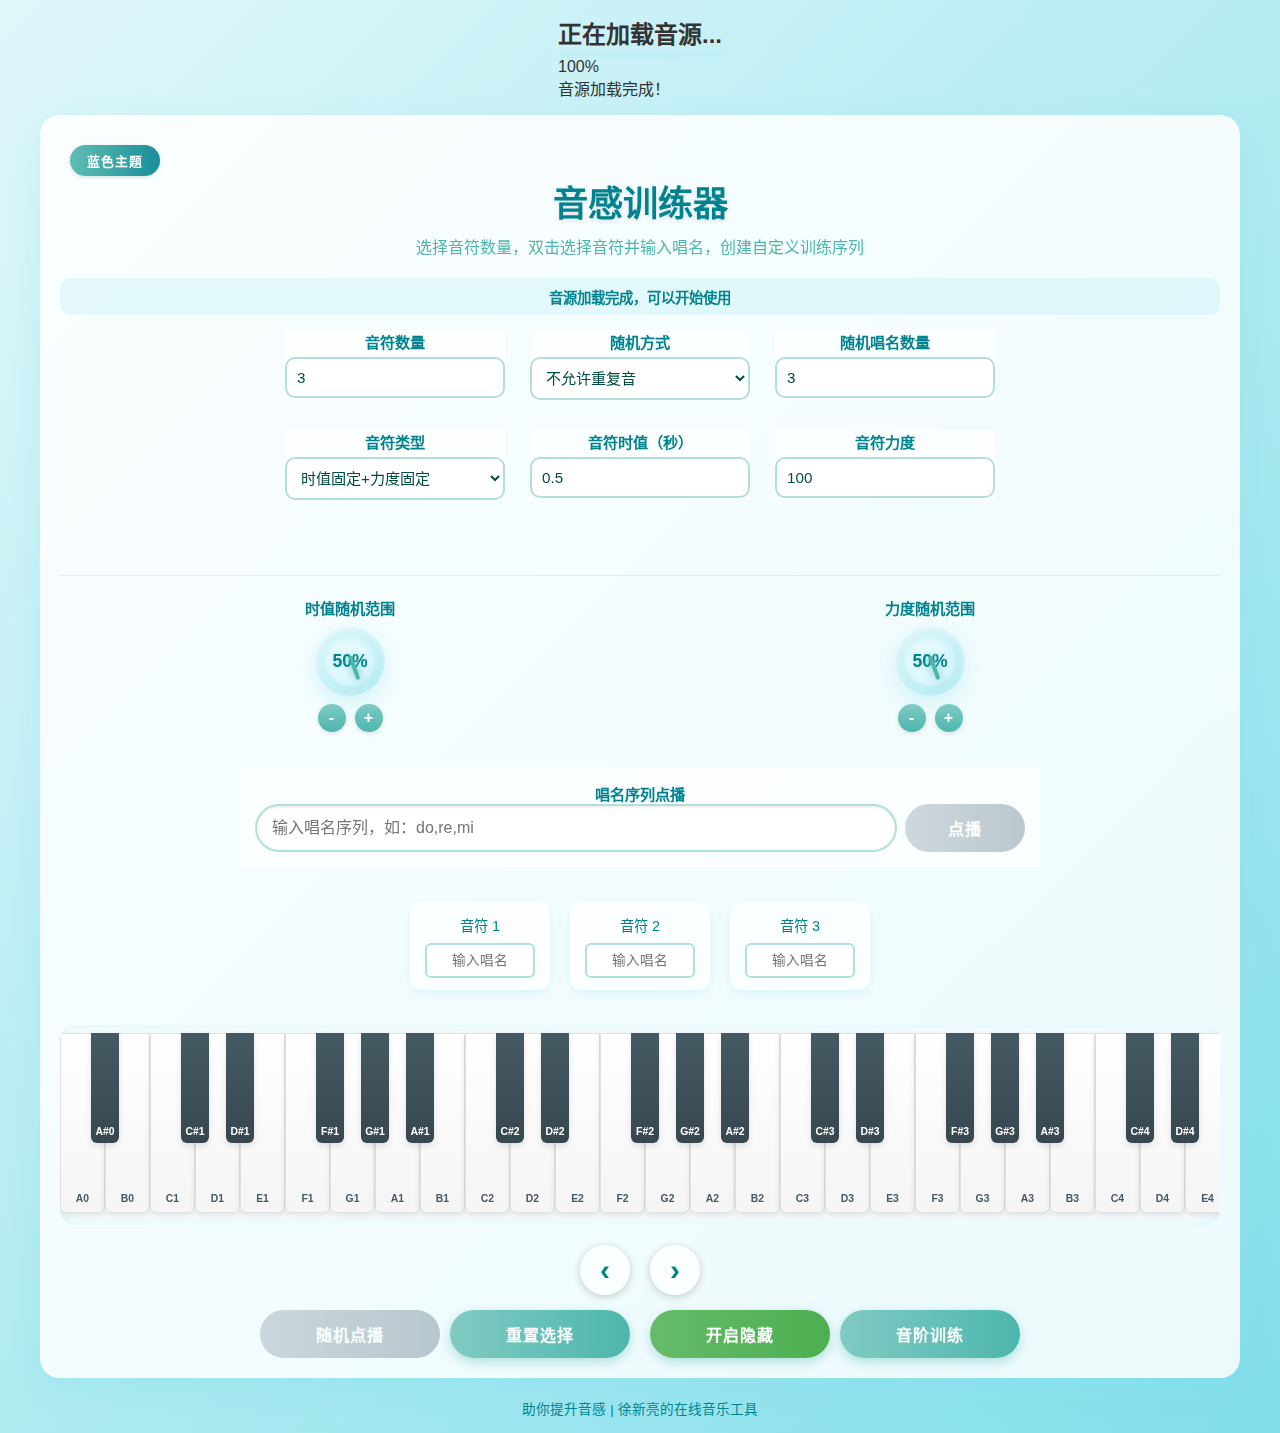
<file: ear.html>
<!DOCTYPE html>
<html lang="zh-CN">

<head>
    <meta charset="UTF-8">
    <meta name="viewport" content="width=device-width, initial-scale=1.0, maximum-scale=1.0, user-scalable=no">
    <title>音感训练器</title>
    <script src="js/Tone.js"></script>

    <!-- CSS文件 -->
    <link rel="stylesheet" href="css/style.css">
    <link rel="stylesheet" href="css/auto-device.css">
    <link rel="stylesheet" href="css/piano.css">

</head>

<body class="default-theme">
    <!-- 加载界面 -->
    <div id="loadingPage">
        <div class="loading-content">
            <h2>正在加载音源...</h2>
            <div class="progress-container">
                <div class="progress-bar" id="globalProgressBar"></div>
            </div>
            <div class="progress-text" id="progressText">0%</div>
            <div class="loading-details" id="loadingDetails">准备加载...</div>
        </div>
    </div>

    <!-- 主内容区域 -->
    <div class="main-content">
        <div class="container">
            <header>
                <div class="theme-switcher">
                    <button id="themeToggle">切换主题</button>
                </div>
                <h1>音感训练器</h1>
                <p class="subtitle">选择音符数量，双击选择音符并输入唱名，创建自定义训练序列</p>
            </header>

            <div class="status-message" id="statusMessage">音源加载完成，可以开始使用</div>

            <div class="controls-container">
                <!-- 主控制项区域 - 多列布局 -->
                <div class="main-controls">
                    <!-- 第一行 -->
                    <div class="control-row">
                        <div class="control-group">
                            <label class="control-label" for="noteCount">音符数量</label>
                            <input type="number" id="noteCount" min="1" value="3">
                            <div class="error-message" id="noteCountError"></div>
                        </div>

                        <div class="control-group">
                            <label class="control-label" for="randomMode">随机方式</label>
                            <select id="randomMode">
                                <option value="nonRepeat">不允许重复音</option>
                                <option value="allowRepeat">允许重复音</option>
                            </select>
                        </div>

                        <div class="control-group">
                            <label class="control-label" for="randomSolfegeCount">随机唱名数量</label>
                            <input type="number" id="randomSolfegeCount" min="1" value="3">
                            <div class="error-message" id="randomSolfegeCountError"></div>
                        </div>
                    </div>

                    <!-- 第二行 -->
                    <div class="control-row">
                        <div class="control-group">
                            <label class="control-label" for="noteType">音符类型</label>
                            <select id="noteType">
                                <option value="fixedDurationFixedVelocity">时值固定+力度固定</option>
                                <option value="randomDurationFixedVelocity">时值随机+力度固定</option>
                                <option value="fixedDurationRandomVelocity">时值固定+力度随机</option>
                                <option value="randomDurationRandomVelocity">时值随机+力度随机</option>
                            </select>
                        </div>

                        <div class="control-group">
                            <label class="control-label" for="noteDuration">音符时值（秒）</label>
                            <input type="number" id="noteDuration" min="0" max="4" step="0.1" value="0.5">
                            <div class="error-message" id="noteDurationError"></div>
                        </div>

                        <div class="control-group">
                            <label class="control-label" for="noteVelocity">音符力度</label>
                            <input type="number" id="noteVelocity" min="0" max="127" value="100">
                            <div class="error-message" id="noteVelocityError"></div>
                        </div>
                    </div>
                </div>

                <!-- 随机范围控制项区域 - 单独一行 -->
                <div class="random-range-controls">
                    <!-- 时值随机范围旋钮 -->
                    <div class="knob-container">
                        <div class="knob-label">时值随机范围</div>
                        <div class="knob" id="durationRandomRangeKnob">
                            <div class="knob-inner">
                                <div class="knob-value" id="durationRandomRangeValue">50%</div>
                                <div class="knob-indicator" id="durationRandomRangeIndicator"></div>
                            </div>
                        </div>
                        <div class="knob-controls">
                            <div class="knob-btn" id="durationRandomRangeDecrease">-</div>
                            <div class="knob-btn" id="durationRandomRangeIncrease">+</div>
                        </div>
                    </div>

                    <!-- 力度随机范围旋钮 -->
                    <div class="knob-container">
                        <div class="knob-label">力度随机范围</div>
                        <div class="knob" id="velocityRandomRangeKnob">
                            <div class="knob-inner">
                                <div class="knob-value" id="velocityRandomRangeValue">50%</div>
                                <div class="knob-indicator" id="velocityRandomRangeIndicator"></div>
                            </div>
                        </div>
                        <div class="knob-controls">
                            <div class="knob-btn" id="velocityRandomRangeDecrease">-</div>
                            <div class="knob-btn" id="velocityRandomRangeIncrease">+</div>
                        </div>
                    </div>
                </div>
            </div>

            <div class="solfege-playback-container">
                <div class="solfege-playback-label">唱名序列点播</div>
                <div class="solfege-input-group">
                    <input type="text" id="solfegeSequence" class="solfege-sequence-input"
                        placeholder="输入唱名序列，如：do,re,mi">
                    <button id="playbackBtn" class="playback-btn">点播</button>
                </div>
                <!-- 进度条 -->
                <div class="playback-progress-container">
                    <div class="progress-bar" id="progressBar">
                        <div class="progress-fill" id="progressFill"></div>
                    </div>
                    <div class="progress-time" id="progressTime">0:00 / 0:00</div>
                </div>
            </div>

            <div class="selected-notes-container">
                <div class="selected-notes" id="selectedNotesContainer">
                    <!-- 动态生成的音符显示区域 -->
                </div>
            </div>

            <div class="piano-container">
                <div class="piano" id="piano">
                    <!-- 钢琴键通过JS动态生成 -->
                </div>
            </div>
            <div class="arrow-container">
                <div class="scroll-arrow left-arrow">‹</div>
                <div class="scroll-arrow right-arrow">›</div>
            </div>

            <div class="button-group">
                <!-- <button id="effectBtn" class="effect-btn">特效点播</button> -->
                <button id="randomBtn" class="random-btn" disabled>随机点播</button>
                <button id="resetBtn">重置选择</button>
                <!-- 新增隐藏模式按钮 -->
                <button id="hideModeToggle" class="hide-mode-btn">开启隐藏</button>
                <!-- 新增音阶训练按钮 -->
                <button id="scaleTrainingBtn" class="scale-training-btn">音阶训练</button>
            </div>

        </div>

        <footer>
            <p>助你提升音感 | 徐新亮的在线音乐工具</p>
        </footer>
    </div>

    <script src="js/utils.js"></script>
    <script src="js/piano.js"></script>
    <script src="js/main.js"></script>

    <script>
        // 添加音阶训练按钮的点击事件处理
        document.addEventListener('DOMContentLoaded', function() {
            const scaleTrainingBtn = document.getElementById('scaleTrainingBtn');
            
            if (scaleTrainingBtn) {
                scaleTrainingBtn.addEventListener('click', function() {
                    // 获取当前主题名称
                    const body = document.body;
                    let themeName = ''; // 默认主题
                    
                    if (body.classList.contains('default-theme')) {
                        themeName = '蓝色主题';
                    } else if (body.classList.contains('pink-theme')) {
                        themeName = '粉色主题';
                    }
                    
                    // 跳转到simple_ear.html并传递主题参数
                    window.location.href = `simple_ear.html?theme=${encodeURIComponent(themeName)}`;
                });
            }
        });
    </script>

</body>

</html>
</file>
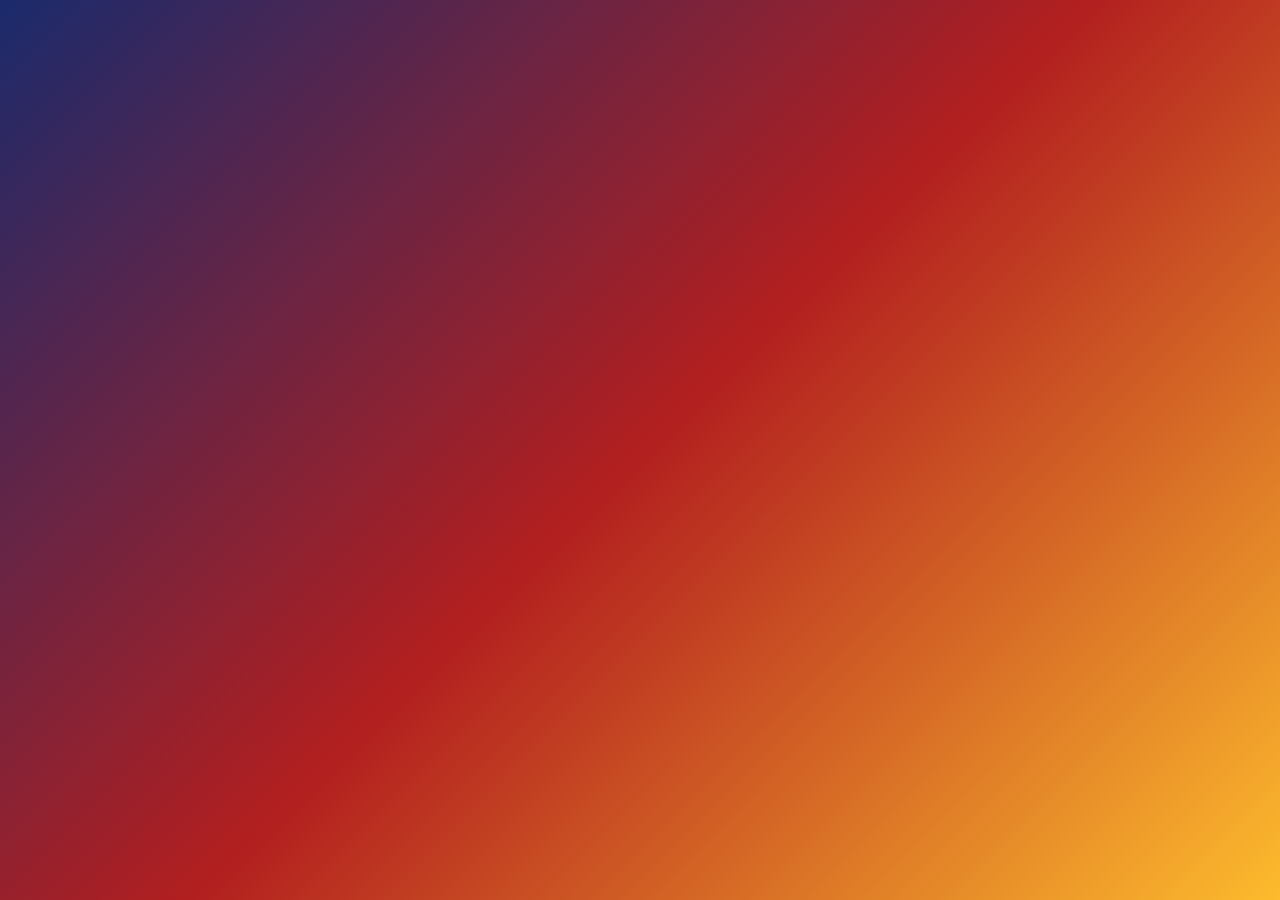
<file: fullscreen-piano.html>
<!DOCTYPE html>
<html lang="zh-CN">

<head>
    <meta charset="UTF-8">
    <meta name="viewport" content="width=device-width, initial-scale=1.0">
    <title>全屏钢琴</title>
    <!-- CSS文件 -->
    <link rel="stylesheet" href="css/fullscreen-piano.css">
    <style>
        /* 加载页面样式 */
        #loadingPage {
            position: fixed;
            top: 0;
            left: 0;
            width: 100%;
            height: 100%;
            background: linear-gradient(135deg, #1a2a6c, #b21f1f, #fdbb2d);
            display: flex;
            flex-direction: column;
            justify-content: center;
            align-items: center;
            z-index: 9999;
            transition: opacity 0.5s ease;
        }

        .loading-content {
            text-align: center;
            color: white;
            max-width: 600px;
            padding: 20px;
        }

        .loading-title {
            font-size: 2.5rem;
            margin-bottom: 20px;
            text-shadow: 2px 2px 4px rgba(0, 0, 0, 0.5);
        }

        .loading-subtitle {
            font-size: 1.2rem;
            margin-bottom: 30px;
            opacity: 0.9;
        }

        .progress-container {
            width: 80%;
            max-width: 400px;
            background-color: rgba(255, 255, 255, 0.2);
            border-radius: 10px;
            margin: 20px 0;
            overflow: hidden;
        }

        .progress-bar {
            height: 20px;
            background: linear-gradient(90deg, #4facfe, #00f2fe);
            width: 0%;
            border-radius: 10px;
            transition: width 0.3s ease;
        }

        .progress-text {
            font-size: 1.1rem;
            margin-top: 10px;
        }

        .loading-details {
            font-size: 0.9rem;
            margin-top: 10px;
            opacity: 0.8;
        }

        .loading-icon {
            font-size: 3rem;
            margin-bottom: 20px;
            animation: pulse 1.5s infinite;
        }

        @keyframes pulse {
            0% { transform: scale(1); opacity: 0.7; }
            50% { transform: scale(1.1); opacity: 1; }
            100% { transform: scale(1); opacity: 0.7; }
        }

        /* 隐藏主内容直到加载完成 */
        .container, #fullscreenPiano {
            display: none;
        }
    </style>
</head>

<body>
    <!-- 音源加载页面 -->
    <div id="loadingPage">
        <div class="loading-content">
            <div class="loading-icon">🎹</div>
            <h1 class="loading-title">全屏钢琴</h1>
            <p class="loading-subtitle">正在加载钢琴音源，请稍候...</p>
            
            <div class="progress-container">
                <div id="globalProgressBar" class="progress-bar"></div>
            </div>
            
            <div id="progressText" class="progress-text">0%</div>
            <div id="loadingDetails" class="loading-details">初始化中...</div>
        </div>
    </div>

    <!-- 主页面内容 -->
    <div class="container">
        <h1>全屏钢琴 - 特效点播</h1>
        <div class="description" id="conversionInfo">
            准备播放转换后的序列...
        </div>
        <button class="btn" id="showPianoBtn">打开全屏钢琴</button>
        <div class="footer">
            全屏钢琴 | 基于 pure-piano.js
        </div>
    </div>

    <!-- 全屏钢琴容器 -->
    <div id="fullscreenPiano" class="fullscreen-piano">
        <div class="fullscreen-piano-header">
            <button id="collapsePiano" class="collapse-btn">收起钢琴</button>
        </div>
        <div class="fullscreen-piano-content">
            <div class="fullscreen-playback-info" id="fullscreenPlaybackInfo">
                准备播放...
            </div>
            <div class="fullscreen-piano-container">
                <div class="fullscreen-piano-keyboard-container">
                    <div class="fullscreen-piano-keyboard" id="fullscreenPianoKeyboard"></div>
                </div>
            </div>
        </div>
    </div>

    <!-- 引入Tone.js库 -->
    <script src="js/Tone.js"></script>
    <script>
        // 音源文件映射
        const soundFiles = {
            "A0": "A0.mp3",
            "C1": "C1.mp3",
            "A1": "A1.mp3",
            "C2": "C2.mp3",
            "A2": "A2.mp3",
            "C3": "C3.mp3",
            "A3": "A3.mp3",
            "C4": "C4.mp3",
            "A4": "A4.mp3",
            "C5": "C5.mp3",
            "A5": "A5.mp3",
            "C6": "C6.mp3",
            "A6": "A6.mp3",
            "A7": "A7.mp3",
            "C7": "C7.mp3",
            "C8": "C8.mp3"
        };

        // 加载进度控制
        let loadProgress = 0;
        let isAudioLoaded = false;
        let globalSampler = null;

        // 更新加载进度
        function updateLoadProgress(percent, message) {
            loadProgress = Math.min(100, Math.max(0, percent));
            
            const progressBar = document.getElementById('globalProgressBar');
            const progressText = document.getElementById('progressText');
            const loadingDetails = document.getElementById('loadingDetails');
            
            if (progressBar) {
                progressBar.style.width = loadProgress + '%';
            }
            if (progressText) {
                progressText.textContent = Math.round(loadProgress) + '%';
            }
            if (loadingDetails) {
                loadingDetails.textContent = message;
            }
        }

        // 模拟加载进度（用于正常加载时）
        function simulateLoadProgress() {
            let progress = 0;
            const interval = setInterval(() => {
                if (isAudioLoaded) {
                    clearInterval(interval);
                    return;
                }
                
                progress += Math.random() * 5;
                if (progress < 90) {
                    updateLoadProgress(progress, `正在加载音源文件... (${Math.round(progress)}%)`);
                } else if (progress < 99) {
                    updateLoadProgress(progress, "即将完成...");
                }
            }, 200);
        }

        // 隐藏加载界面
        function hideLoadingPage() {
            const loadingPage = document.getElementById('loadingPage');
            if (loadingPage) {
                // 添加淡出效果
                loadingPage.style.opacity = '0';
                loadingPage.style.transition = 'opacity 0.5s ease';
                
                setTimeout(() => {
                    loadingPage.style.display = 'none';
                    // 显示主内容
                    document.querySelector('.container').style.display = 'block';
                }, 500);
            }
        }

        // 初始化音源加载 - 优先使用sessionStorage缓存
        function initAudioLoad() {
            return new Promise((resolve, reject) => {
                // 先检查sessionStorage中是否有缓存的音源数据
                const cachedAudioData = sessionStorage.getItem('pianoAudioData');
                const cachedLoadTime = sessionStorage.getItem('pianoAudioLoadTime');
                
                // 如果缓存存在且是最近加载的（比如1小时内），直接使用缓存
                if (cachedAudioData && cachedLoadTime && (Date.now() - parseInt(cachedLoadTime)) < 3600000) {
                    try {
                        console.log("从sessionStorage加载缓存的音源数据");
                        updateLoadProgress(50, "从缓存加载音源配置...");
                        
                        const audioData = JSON.parse(cachedAudioData);
                        
                        const sampler = new Tone.Sampler({
                            urls: audioData.soundFiles,
                            baseUrl: audioData.baseUrl,
                            onload: () => {
                                console.log("从缓存加载音源完成");
                                updateLoadProgress(100, "音源加载完成！");
                                isAudioLoaded = true;
                                globalSampler = sampler;
                                
                                // 延迟隐藏加载界面，让用户看到完成信息
                                setTimeout(() => {
                                    hideLoadingPage();
                                    resolve(sampler);
                                }, 500);
                            },
                            onerror: (error) => {
                                console.error("缓存音源加载失败，重新加载:", error);
                                updateLoadProgress(0, "缓存加载失败，重新加载...");
                                // 缓存加载失败，使用正常加载流程
                                loadAudioFromScratch(resolve, reject);
                            }
                        }).toDestination();
                        
                        return;
                    } catch (error) {
                        console.error("缓存解析失败，重新加载音源:", error);
                        updateLoadProgress(0, "缓存解析失败，重新加载...");
                        // 如果缓存解析失败，继续正常加载流程
                        loadAudioFromScratch(resolve, reject);
                    }
                } else {
                    // 没有缓存，正常加载
                    updateLoadProgress(0, "开始加载音源...");
                    loadAudioFromScratch(resolve, reject);
                }
            });
        }

        // 正常加载音源的函数
        function loadAudioFromScratch(resolve, reject) {
            console.log("开始加载音源...");
            
            // 开始模拟加载进度
            simulateLoadProgress();
            
            const sampler = new Tone.Sampler({
                urls: soundFiles,
                baseUrl: "./sounds/",
                onload: () => {
                    console.log("本地钢琴音源加载完成");
                    updateLoadProgress(100, "音源加载完成！");
                    isAudioLoaded = true;
                    globalSampler = sampler;
                    
                    // 将音源数据存储到sessionStorage供下次使用
                    try {
                        const audioData = {
                            soundFiles: soundFiles,
                            baseUrl: "./sounds/",
                            loadTime: Date.now()
                        };
                        sessionStorage.setItem('pianoAudioData', JSON.stringify(audioData));
                        sessionStorage.setItem('pianoAudioLoadTime', Date.now().toString());
                        console.log("音源数据已存储到sessionStorage");
                    } catch (error) {
                        console.warn("sessionStorage存储失败:", error);
                    }
                    
                    // 延迟隐藏加载界面，让用户看到完成信息
                    setTimeout(() => {
                        hideLoadingPage();
                        resolve(sampler);
                    }, 500);
                },
                onerror: (error) => {
                    console.error("音源加载错误:", error);
                    updateLoadProgress(0, `加载错误: ${error.message}`);
                }
            }).toDestination();
        }

        // pure-piano.js 简化版
        const octaveStart = 0; // 从A0开始
        const octaveEnd = 8;   // 到C8结束
        const blackKeys = ["C#", "D#", "F#", "G#", "A#"];

        let noteDuration = 0.8;

        // 创建钢琴键盘
        function createPiano(pianoElement) {
            if (!pianoElement) return;

            pianoElement.innerHTML = '';

            for (let octave = octaveStart; octave <= octaveEnd; octave++) {
                let startIndex = 0;
                let endIndex = 11;

                if (octave === 0) {
                    startIndex = 9;
                    endIndex = 11;
                } else if (octave === 8) {
                    startIndex = 0;
                    endIndex = 0;
                }

                const notes = ["C", "C#", "D", "D#", "E", "F", "F#", "G", "G#", "A", "A#", "B"];

                for (let i = startIndex; i <= endIndex; i++) {
                    const note = notes[i];
                    const fullNote = note + octave;
                    const isBlack = blackKeys.includes(note);

                    const key = document.createElement('div');
                    key.className = `key ${isBlack ? 'black' : 'white'}`;
                    key.dataset.note = fullNote;

                    const label = document.createElement('div');
                    label.className = 'key-label';
                    label.textContent = fullNote;
                    key.appendChild(label);

                    // 点击琴键事件
                    key.addEventListener('click', async () => {
                        try {
                            if (Tone.context.state !== 'running') {
                                await Tone.start();
                            }

                            key.classList.add('playing');
                            setTimeout(() => key.classList.remove('playing'), 300);
                            globalSampler.triggerAttackRelease(fullNote, noteDuration);
                        } catch (error) {
                            console.error("播放错误:", error);
                        }
                    });

                    // 触摸事件支持
                    key.addEventListener('touchstart', async (e) => {
                        e.preventDefault();
                        try {
                            if (Tone.context.state !== 'running') {
                                await Tone.start();
                            }

                            key.classList.add('playing');
                            setTimeout(() => key.classList.remove('playing'), 300);
                            globalSampler.triggerAttackRelease(fullNote, noteDuration);
                        } catch (error) {
                            console.error("播放错误:", error);
                        }
                    });

                    pianoElement.appendChild(key);
                }
            }
        }

        // 播放钢琴音符
        async function playNote(noteName, duration = 0.8, startTime = null) {
            try {
                await Tone.start();

                const now = startTime || Tone.now();
                globalSampler.triggerAttackRelease(noteName, duration, now);

                // 高亮琴键
                const key = document.querySelector(`.fullscreen-piano-keyboard .key[data-note="${noteName}"]`);
                if (key) {
                    key.classList.add('playing');
                    setTimeout(() => {
                        key.classList.remove('playing');
                    }, duration * 1000);
                }

            } catch (error) {
                console.error("播放音符错误:", error);
            }
        }

        // 钢琴播放器
        class PianoPlayer {
            constructor(sampler) {
                this.isPlaying = false;
                this.currentTimeIndex = 0;
                this.playbackSchedule = null;
                this.scheduledEvents = [];
                this.pausedTime = 0;
                this.isPaused = false;
                this.isFullscreen = false;
                this.rainContainer = null;
                this.activeRainElements = [];
                this.noteBaseDuration = 1;
                this.noteBaseVelocity = 1;
                this.rainDefaultSpeed = 3;
                this.sampler = sampler;

                // 钢琴雨颜色映射
                this.baseNoteColors = {
                    'C4': 'hsl(0, 80%, 60%)',
                    'C#4': 'hsl(30, 80%, 60%)',
                    'D4': 'hsl(60, 80%, 60%)',
                    'D#4': 'hsl(90, 80%, 60%)',
                    'E4': 'hsl(120, 80%, 60%)',
                    'F4': 'hsl(150, 80%, 60%)',
                    'F#4': 'hsl(180, 80%, 60%)',
                    'G4': 'hsl(210, 80%, 60%)',
                    'G#4': 'hsl(240, 80%, 60%)',
                    'A4': 'hsl(270, 80%, 60%)',
                    'A#4': 'hsl(300, 80%, 60%)',
                    'B4': 'hsl(330, 80%, 60%)'
                };

                this.initUI();
                this.setupEventListeners();
            }

            initUI() {
                this.fullscreenPiano = document.getElementById('fullscreenPiano');
                this.fullscreenPianoKeyboard = document.getElementById('fullscreenPianoKeyboard');
                this.fullscreenPlaybackInfo = document.getElementById('fullscreenPlaybackInfo');
                this.collapseBtn = document.getElementById('collapsePiano');

                this.initPiano();
                this.createRainContainer();
            }

            setupEventListeners() {
                // 主页面按钮
                document.getElementById('showPianoBtn').addEventListener('click', () => this.showFullscreenPiano());

                // 收起按钮
                this.collapseBtn.addEventListener('click', () => this.collapseFullscreen());

                // 窗口大小改变时重新调整钢琴大小
                window.addEventListener('resize', () => {
                    if (this.isFullscreen) {
                        setTimeout(() => this.adjustPianoSize(), 100);
                    }
                });
            }

            createRainContainer() {
                this.rainContainer = document.createElement('div');
                this.rainContainer.className = 'piano-rain-container';
                this.fullscreenPiano.appendChild(this.rainContainer);
            }

            initPiano() {
                createPiano(this.fullscreenPianoKeyboard);
            }

            showFullscreenPiano() {
                this.isFullscreen = true;

                document.body.classList.add('fullscreen-mode');
                this.fullscreenPiano.classList.add('active');

                setTimeout(() => {
                    this.adjustPianoSize();
                }, 100);
            }

            collapseFullscreen() {
                this.isFullscreen = false;
                document.body.classList.remove('fullscreen-mode');
                this.fullscreenPiano.classList.remove('active');
                this.stop();
            }

            adjustPianoSize() {
                if (!this.isFullscreen) return;

                const keyboard = this.fullscreenPianoKeyboard;
                const container = keyboard.parentElement;
                const containerWidth = container.clientWidth;

                const whiteKeys = keyboard.querySelectorAll('.white.key');
                if (whiteKeys.length === 0) return;

                const totalWhiteKeys = whiteKeys.length;
                const newWhiteKeyWidth = Math.max(20, Math.floor(containerWidth / totalWhiteKeys));

                whiteKeys.forEach(key => {
                    key.style.width = `${newWhiteKeyWidth}px`;
                    key.style.minWidth = `${newWhiteKeyWidth}px`;
                });

                const blackKeys = keyboard.querySelectorAll('.black.key');
                const newBlackKeyWidth = Math.max(12, Math.floor(newWhiteKeyWidth * 0.6));

                blackKeys.forEach(key => {
                    key.style.width = `${newBlackKeyWidth}px`;
                    key.style.minWidth = `${newBlackKeyWidth}px`;
                    key.style.marginLeft = `-${newBlackKeyWidth / 2}px`;
                    key.style.marginRight = `-${newBlackKeyWidth / 2}px`;
                });

                const keyLabels = keyboard.querySelectorAll('.key-label');
                const newFontSize = Math.max(8, Math.floor(newWhiteKeyWidth * 0.4));
                keyLabels.forEach(label => {
                    label.style.fontSize = `${newFontSize}px`;
                });
            }

            // 播放单个音符
            async playPianoNote(noteName, duration = 0.8, startTime = null, velocity = 1) {
                try {
                    let actualDuration = duration * this.noteBaseDuration;

                    await playNote(noteName, actualDuration, startTime);
                    this.highlightKey(noteName, actualDuration);

                    // 创建钢琴雨效果
                    this.createRainEffect(noteName, actualDuration);
                } catch (error) {
                    console.error("播放音符错误:", error);
                }
            }

            highlightKey(noteName, duration) {
                if (!this.fullscreenPianoKeyboard) return;

                const key = this.fullscreenPianoKeyboard.querySelector(`.key[data-note="${noteName}"]`);
                if (key) {
                    key.classList.add('playing');
                    setTimeout(() => {
                        key.classList.remove('playing');
                    }, duration * 1000);
                }
            }

            // 同时播放多个音符
            async playNotesSimultaneously(notes, startTime = null) {
                if (!notes || notes.length === 0) return;

                try {
                    if (Tone.context.state !== 'running') {
                        await Tone.start();
                    }

                    const actualStartTime = startTime || Tone.now() + 0.1;

                    const playPromises = notes.map(note => {
                        let duration = Math.min(note.duration || 0.8, 2);
                        const velocity = note.velocity || 1;

                        this.createRainEffect(note, duration, note);

                        return this.playPianoNote(note, duration, actualStartTime, velocity);
                    });

                    await Promise.all(playPromises);

                } catch (error) {
                    console.error("播放和弦错误:", error);
                }
            }

            getNoteColor(noteName) {
                const match = noteName.match(/([A-Ga-g]#?b?)(\d+)/);
                if (!match) return 'hsl(0, 80%, 60%)';

                const pitch = match[1];
                const octave = parseInt(match[2]);

                const baseNote = pitch + '4';
                const baseColor = this.baseNoteColors[baseNote] || 'hsl(0, 80%, 60%)';

                const hslMatch = baseColor.match(/hsl\((\d+),\s*(\d+)%,\s*(\d+)%\)/);
                if (!hslMatch) return baseColor;

                const hue = parseInt(hslMatch[1]);
                const saturation = parseInt(hslMatch[2]);
                let lightness = parseInt(hslMatch[3]);

                const octaveDiff = octave - 4;
                lightness = Math.max(10, Math.min(90, lightness + (octaveDiff * 10)));

                return `hsl(${hue}, ${saturation}%, ${lightness}%)`;
            }

            createRainEffect(noteName, duration, note) {
                if (!this.rainContainer || !this.fullscreenPianoKeyboard) return;

                const key = this.fullscreenPianoKeyboard.querySelector(`.key[data-note="${noteName}"]`);
                if (!key) return;

                const keyRect = key.getBoundingClientRect();
                const containerRect = this.fullscreenPiano.getBoundingClientRect();

                const rainElement = document.createElement('div');
                rainElement.className = 'piano-rain';

                const color = this.getNoteColor(noteName);

                const minHeight = 20;
                const maxHeight = 500;
                const baseHeight = duration * 100 * this.noteBaseDuration;
                const maxHeightValue = Math.min(maxHeight, Math.max(minHeight, baseHeight));

                const moveSpeed = this.rainDefaultSpeed * 100;

                const startTop = keyRect.top - containerRect.top;

                rainElement.style.cssText = `
                    position: absolute;
                    left: ${keyRect.left - containerRect.left}px;
                    top: ${startTop}px;
                    width: ${keyRect.width}px;
                    height: 0;
                    background: linear-gradient(to top, ${color}, ${color}00);
                    border-radius: 2px;
                    z-index: 5;
                    overflow: hidden;
                    transform-origin: bottom center;
                `;

                this.rainContainer.appendChild(rainElement);

                const rainData = {
                    element: rainElement,
                    note: note,
                    duration: duration,
                    startTime: Date.now(),
                    maxHeight: maxHeightValue,
                    moveSpeed: moveSpeed,
                    startTop: startTop,
                    containerHeight: containerRect.height,
                    keyRect: keyRect,
                    containerRect: containerRect,
                    isGrowing: true,
                    currentHeight: 0
                };

                this.activeRainElements.push(rainData);
                this.startRainMovement(rainData);
            }

            startRainMovement(rainData) {
                const startTime = Date.now();
                const growDuration = rainData.duration * 1000;

                const totalMoveDistance = rainData.containerHeight + rainData.maxHeight;
                const totalMoveTime = (totalMoveDistance / rainData.moveSpeed) * 1000;

                const animate = () => {
                    if (!rainData.element.parentNode) return;

                    const elapsed = Date.now() - startTime;

                    if (elapsed <= growDuration && rainData.isGrowing) {
                        const growProgress = elapsed / growDuration;
                        const currentHeight = growProgress * rainData.maxHeight;

                        rainData.element.style.height = `${currentHeight}px`;
                        rainData.element.style.top = `${rainData.startTop - currentHeight}px`;

                        rainData.currentHeight = currentHeight;

                    } else if (rainData.isGrowing) {
                        rainData.isGrowing = false;
                        rainData.growEndTime = Date.now();
                        rainData.finalHeight = rainData.currentHeight;
                        rainData.growEndTop = parseFloat(rainData.element.style.top) || rainData.startTop;
                    }

                    if (!rainData.isGrowing) {
                        const moveElapsed = Date.now() - rainData.growEndTime;
                        const moveDistance = (moveElapsed / 1000) * rainData.moveSpeed;

                        rainData.element.style.top = `${rainData.growEndTop - moveDistance}px`;
                        rainData.element.style.height = `${rainData.finalHeight}px`;
                    }

                    const currentTop = parseFloat(rainData.element.style.top) || rainData.startTop;
                    if (currentTop > -rainData.maxHeight && elapsed < (growDuration + totalMoveTime)) {
                        requestAnimationFrame(animate);
                    } else {
                        if (rainData.element.parentNode) {
                            rainData.element.parentNode.removeChild(rainData.element);
                        }
                        const index = this.activeRainElements.indexOf(rainData);
                        if (index > -1) {
                            this.activeRainElements.splice(index, 1);
                        }
                    }
                };

                requestAnimationFrame(animate);
            }

            clearRainEffects() {
                if (this.rainContainer) {
                    this.rainContainer.innerHTML = '';
                }
                this.activeRainElements = [];
            }

            clearKeyboardHighlights() {
                if (!this.fullscreenPianoKeyboard) return;
                const keys = this.fullscreenPianoKeyboard.querySelectorAll('.key.playing');
                keys.forEach(key => {
                    key.classList.remove('playing');
                });
            }

            // 播放序列（供外部调用）
            playSequence(sequence, title = "自定义序列") {
                if (!this.isFullscreen) {
                    this.showFullscreenPiano();
                    setTimeout(() => {
                        this.startPlayback(sequence, title);
                    }, 500);
                } else {
                    this.startPlayback(sequence, title);
                }
            }

            startPlayback(sequence, title) {
                if (this.isPlaying && !this.isPaused) return;

                if (this.isPaused) {
                    this.resumePlayback();
                    return;
                }

                this.isPlaying = true;
                this.isPaused = false;
                this.currentTimeIndex = 0;
                this.pausedTime = 0;

                if (this.playbackSchedule) {
                    this.playbackSchedule.stop();
                    this.playbackSchedule = null;
                }

                if (this.scheduledEvents.length) {
                    this.scheduledEvents.forEach(id => Tone.Transport.clear(id));
                    this.scheduledEvents = [];
                }

                this.clearRainEffects();
                this.clearKeyboardHighlights();

                // 按时间分组音符
                const timeGroups = this.groupNotesByTime(sequence);

                timeGroups.forEach((group, index) => {
                    const eventId = Tone.Transport.schedule((time) => {
                        if (!this.isPlaying) return;

                        if (group.notes.length > 1) {
                            // 播放和弦
                            this.playNotesSimultaneously(group.notes, time);
                        } else {
                            // 播放单音
                            this.playPianoNote(group.notes[0].note || group.notes[0],
                                group.duration || 0.8, time);
                        }

                        this.currentTimeIndex = index;
                        this.updatePlaybackInfo(index, timeGroups.length, title);

                    }, group.time);
                    this.scheduledEvents.push(eventId);
                });

                const totalDuration = sequence[sequence.length - 1].time +
                    (sequence[sequence.length - 1].duration || 0.8) + 0.5;
                const endEventId = Tone.Transport.schedule(() => {
                    this.stop();
                }, totalDuration);
                this.scheduledEvents.push(endEventId);

                Tone.Transport.start();
                this.playbackStartTime = Tone.now();
                this.updatePlaybackInfo(0, timeGroups.length, title);
            }

            // 按时间分组音符
            groupNotesByTime(notes) {
                if (notes.length === 0) return [];

                const validNotes = notes.filter(note => note && (note.time !== undefined || note.note));
                if (validNotes.length === 0) return [];

                // 为每个音符添加时间属性（如果不存在）
                validNotes.forEach((note, index) => {
                    if (note.time === undefined) {
                        note.time = index * 0.5; // 默认0.5秒间隔
                    }
                });

                // 按时间排序
                validNotes.sort((a, b) => (a.time || 0) - (b.time || 0));

                const groups = [];
                let currentGroup = {
                    time: validNotes[0].time,
                    notes: [validNotes[0]],
                    duration: validNotes[0].duration || 0.8
                };

                for (let i = 1; i < validNotes.length; i++) {
                    const note = validNotes[i];
                    if (!note) continue;

                    if (Math.abs(note.time - currentGroup.time) < 0.001) {
                        currentGroup.notes.push(note);
                        // 取最长的持续时间
                        if (note.duration && note.duration > currentGroup.duration) {
                            currentGroup.duration = note.duration;
                        }
                    } else {
                        groups.push(currentGroup);
                        currentGroup = {
                            time: note.time,
                            notes: [note],
                            duration: note.duration || 0.8
                        };
                    }
                }

                groups.push(currentGroup);
                return groups;
            }

            updatePlaybackInfo(currentIndex, totalItems, title) {
                this.fullscreenPlaybackInfo.textContent =
                    `播放中: ${title} (${currentIndex + 1}/${totalItems})`;
            }

            resumePlayback() {
                if (!this.isPaused) return;

                this.isPlaying = true;
                this.isPaused = false;
                Tone.Transport.start();
            }

            pausePlayback() {
                if (Tone.Transport.state === 'started') {
                    Tone.Transport.pause();
                    this.isPlaying = false;
                    this.isPaused = true;
                    this.pausedTime = Tone.Transport.seconds;

                    if (this.scheduledEvents.length) {
                        this.scheduledEvents.forEach(id => Tone.Transport.clear(id));
                        this.scheduledEvents = [];
                    }
                }
            }

            stop() {
                if (this.playbackSchedule) {
                    this.playbackSchedule.stop();
                    this.playbackSchedule = null;
                }

                Tone.Transport.stop();
                Tone.Transport.cancel();

                if (this.scheduledEvents.length) {
                    this.scheduledEvents.forEach(id => Tone.Transport.clear(id));
                    this.scheduledEvents = [];
                }

                this.isPlaying = false;
                this.isPaused = false;
                this.currentTimeIndex = 0;
                this.pausedTime = 0;
                this.clearKeyboardHighlights();
                this.clearRainEffects();

                this.fullscreenPlaybackInfo.textContent = `播放已停止`;
            }
        }

        // 初始化应用
        document.addEventListener('DOMContentLoaded', function () {
            // 先加载音源
            initAudioLoad().then((sampler) => {
                // 音源加载完成后初始化钢琴播放器
                window.pianoPlayer = new PianoPlayer(sampler);
                
                // 检查是否有从ear.html传递的转换序列
                function checkAndPlayConvertedSequence() {
                    const convertedSequence = sessionStorage.getItem('convertedAbsoluteSequence');
                    const defaultNoteDuration = sessionStorage.getItem('defaultNoteDuration');
                    const defaultNoteVelocity = sessionStorage.getItem('defaultNoteVelocity');
                    const infoElement = document.getElementById('conversionInfo');

                    if (convertedSequence) {
                        if (infoElement) {
                            infoElement.innerHTML = `检测到转换序列<br>正在准备播放...`;
                        }

                        // 设置默认参数
                        if (defaultNoteDuration) {
                            window.pianoPlayer.noteBaseDuration = parseFloat(defaultNoteDuration);
                        }
                        if (defaultNoteVelocity) {
                            window.pianoPlayer.noteBaseVelocity = parseFloat(defaultNoteVelocity);
                        }

                        // 解析并播放序列
                        const parsedSequence = parseConvertedSequence(convertedSequence);
                        if (parsedSequence && parsedSequence.length > 0) {
                            // 延迟一下确保钢琴界面完全加载
                            setTimeout(() => {
                                window.pianoPlayer.playSequence(parsedSequence, "特效点播序列");
                                // 播放完成后清理sessionStorage
                                sessionStorage.removeItem('convertedAbsoluteSequence');
                                sessionStorage.removeItem('defaultNoteDuration');
                                sessionStorage.removeItem('defaultNoteVelocity');
                            }, 1000);
                        }
                    } else {
                        if (infoElement) {
                            infoElement.innerHTML = "这是一个独立的全屏钢琴页面，包含钢琴雨效果，可以手动弹奏或通过API调用播放功能。";
                        }
                    }
                }

                // 解析转换后的序列
                function parseConvertedSequence(sequenceStr) {
                    try {
                        const items = sequenceStr.split(',').map(item => item.trim()).filter(item => item);
                        const sequence = [];
                        let currentTime = 0;

                        items.forEach((item, index) => {
                            // 处理休止符（以下划线开头）
                            if (item.startsWith('_')) {
                                const restParts = item.substring(1).split('_').filter(part => part);
                                let restDuration = window.pianoPlayer.noteBaseDuration;
                                let restSustain = 0;

                                if (restParts.length >= 1) {
                                    restDuration = parseFloat(restParts[0]) || restDuration;
                                }
                                if (restParts.length >= 2) {
                                    restSustain = parseFloat(restParts[1]) || 0;
                                }

                                // 休止符：增加时间但不添加音符
                                currentTime += restDuration;
                                return;
                            }

                            // 处理和弦（括号内的内容）
                            if (item.startsWith('(') && item.endsWith(')')) {
                                const chordContent = item.substring(1, item.length - 1);
                                const chordNotes = chordContent.split(',').map(note => note.trim()).filter(note => note);
                                const chordSequence = [];

                                chordNotes.forEach(chordNote => {
                                    const noteData = parseSingleNote(chordNote, currentTime);
                                    if (noteData) {
                                        chordSequence.push(noteData);
                                    }
                                });

                                if (chordSequence.length > 0) {
                                    // 取最长的持续时间作为和弦的持续时间
                                    const maxDuration = Math.max(...chordSequence.map(note => note.duration));
                                    sequence.push({
                                        time: currentTime,
                                        notes: chordSequence,
                                        duration: maxDuration,
                                        isChord: true
                                    });
                                    currentTime += maxDuration;
                                }
                                return;
                            }

                            // 处理单个音符
                            const noteData = parseSingleNote(item, currentTime);
                            if (noteData) {
                                sequence.push({
                                    time: currentTime,
                                    notes: [noteData],
                                    duration: noteData.duration,
                                    isChord: false
                                });
                                currentTime += noteData.duration;
                            }
                        });

                        return sequence;
                    } catch (error) {
                        console.error("解析序列错误:", error);
                        return null;
                    }
                }

                // 解析单个音符
                function parseSingleNote(noteStr, startTime) {
                    const parts = noteStr.split('_').filter(part => part);
                    if (parts.length === 0) return null;

                    const noteName = parts[0];
                    let duration = window.pianoPlayer.noteBaseDuration;
                    let velocity = window.pianoPlayer.noteBaseVelocity;
                    let sustain = 0;

                    // 解析时长
                    if (parts.length >= 2) {
                        duration = parseFloat(parts[1]) || duration;
                    }

                    // 解析力度
                    if (parts.length >= 3) {
                        velocity = parseFloat(parts[2]) || velocity;
                    }

                    // 解析延音
                    if (parts.length >= 4) {
                        sustain = parseFloat(parts[3]) || 0;
                    }

                    return {
                        note: noteName,
                        duration: duration,
                        velocity: velocity,
                        sustain: sustain,
                        time: startTime
                    };
                }

                // 修改PianoPlayer类的playSequence方法，支持新的序列格式
                PianoPlayer.prototype.playSequence = function (sequence, title = "自定义序列") {
                    if (!this.isFullscreen) {
                        this.showFullscreenPiano();
                        setTimeout(() => {
                            this.startPlayback(sequence, title);
                        }, 500);
                    } else {
                        this.startPlayback(sequence, title);
                    }
                };

                // 修改startPlayback方法以支持新的序列格式
                PianoPlayer.prototype.startPlayback = function (sequence, title) {
                    if (this.isPlaying && !this.isPaused) return;

                    if (this.isPaused) {
                        this.resumePlayback();
                        return;
                    }

                    this.isPlaying = true;
                    this.isPaused = false;
                    this.currentTimeIndex = 0;
                    this.pausedTime = 0;

                    if (this.playbackSchedule) {
                        this.playbackSchedule.stop();
                        this.playbackSchedule = null;
                    }

                    if (this.scheduledEvents.length) {
                        this.scheduledEvents.forEach(id => Tone.Transport.clear(id));
                        this.scheduledEvents = [];
                    }

                    this.clearRainEffects();
                    this.clearKeyboardHighlights();

                    // 安排播放事件
                    sequence.forEach((item, index) => {
                        const eventId = Tone.Transport.schedule((time) => {
                            if (!this.isPlaying) return;

                            if (item.isChord && item.notes) {
                                // 播放和弦
                                this.playNotesSimultaneously(item.notes, time);
                            } else if (item.notes && item.notes.length > 0) {
                                // 播放单音
                                const note = item.notes[0];
                                this.playPianoNote(note.note, note.duration, time, note.velocity);
                            }

                            this.currentTimeIndex = index;
                            this.updatePlaybackInfo(index, sequence.length, title);

                        }, item.time);
                        this.scheduledEvents.push(eventId);
                    });

                    const totalDuration = sequence.length > 0 ?
                        sequence[sequence.length - 1].time + sequence[sequence.length - 1].duration + 0.5 : 0;

                    const endEventId = Tone.Transport.schedule(() => {
                        this.stop();
                    }, totalDuration);
                    this.scheduledEvents.push(endEventId);

                    Tone.Transport.start();
                    this.playbackStartTime = Tone.now();
                    this.updatePlaybackInfo(0, sequence.length, title);
                };

                // 修改playNotesSimultaneously方法以支持新的音符格式
                PianoPlayer.prototype.playNotesSimultaneously = async function (notes, startTime = null) {
                    if (!notes || notes.length === 0) return;

                    try {
                        if (Tone.context.state !== 'running') {
                            await Tone.start();
                        }

                        const actualStartTime = startTime || Tone.now() + 0.1;
                        const playPromises = notes.map(note => {
                            let duration = Math.min(note.duration || 0.8, 2);
                            const velocity = note.velocity || 1;

                            this.createRainEffect(note.note, duration, note);
                            return this.playPianoNote(note.note, duration, actualStartTime, velocity);
                        });

                        await Promise.all(playPromises);
                    } catch (error) {
                        console.error("播放和弦错误:", error);
                    }
                };

                // 页面加载完成后检查并播放序列
                setTimeout(() => {
                    checkAndPlayConvertedSequence();
                }, 500);

            }).catch((error) => {
                console.error("音源加载失败:", error);
                // 即使音源加载失败，也显示主界面
                hideLoadingPage();
                document.querySelector('.container').style.display = 'block';
                document.getElementById('conversionInfo').innerHTML = 
                    "音源加载失败，钢琴功能可能无法正常使用。请刷新页面重试。";
            });
        });
    </script>
</body>

</html>
</file>
<file: css/style.css>
* {
    margin: 0;
    padding: 0;
    box-sizing: border-box;
    font-family: 'Segoe UI', Tahoma, Geneva, Verdana, sans-serif;
}

/* 主题切换按钮样式 */
.theme-switcher {
    position: absolute;
    top: 10px;
    left: 10px;
    z-index: 1000;
}

#themeToggle {
    color: white;
    border: none;
    padding: 6px 12px;
    font-size: 0.8rem;
    border-radius: 20px;
    cursor: pointer;
    transition: all 0.3s;
    box-shadow: 0 1px 4px rgba(0, 0, 0, 0.15);
    min-width: 90px;
    opacity: 0.9;
}

#themeToggle:hover {
    transform: translateY(-1px);
    box-shadow: 0 2px 6px rgba(0, 0, 0, 0.2);
}

/* 默认主题按钮样式 */
body.default-theme #themeToggle {
    background: linear-gradient(to right, #4db6ac, #00838f);
}

/* 粉色主题按钮样式 */
body.pink-theme #themeToggle {
    background: linear-gradient(to right, #f8bbd0, #f48fb1);
}

/* 默认主题（蓝色） */
body.default-theme {
    background: linear-gradient(135deg, #e0f7fa, #b2ebf2, #80deea);
    color: #333;
    min-height: 100vh;
    padding: 15px;
    display: flex;
    flex-direction: column;
    align-items: center;
}

body.default-theme .container {
    max-width: 1200px;
    width: 100%;
    background: rgba(255, 255, 255, 0.85);
    border-radius: 20px;
    padding: 20px;
    box-shadow: 0 10px 30px rgba(128, 222, 234, 0.3);
    backdrop-filter: blur(10px);
    margin-top: 15px;
}

body.default-theme .control-group,
body.default-theme .solfege-playback-container,
body.default-theme .note-display {
    background: rgba(255, 255, 255, 0.7);
}

body.default-theme button {
    background: linear-gradient(to right, #80cbc4, #4db6ac);
}

body.default-theme .random-btn {
    background: linear-gradient(to right, #81d4fa, #4fc3f7);
}

body.default-theme .playback-btn {
    background: linear-gradient(to right, #90caf9, #64b5f6);
}

/* 粉色主题 */
body.pink-theme {
    background: linear-gradient(135deg, #f8bbd0, #f48fb1, #f06292);
    color: #5d4037;
    min-height: 100vh;
    padding: 15px;
    display: flex;
    flex-direction: column;
    align-items: center;
}

body.pink-theme .container {
    max-width: 1200px;
    width: 100%;
    background: rgba(255, 255, 255, 0.85);
    border-radius: 20px;
    padding: 20px;
    box-shadow: 0 10px 30px rgba(240, 98, 146, 0.3);
    backdrop-filter: blur(10px);
    margin-top: 15px;
}

body.pink-theme .control-group,
body.pink-theme .solfege-playback-container,
body.pink-theme .note-display {
    background: rgba(255, 255, 255, 0.75);
}

body.pink-theme button {
    background: linear-gradient(to right, #f8bbd0, #f48fb1);
}

body.pink-theme .random-btn {
    background: linear-gradient(to right, #f8bbd0, #f48fb1);
}

body.pink-theme .playback-btn {
    background: linear-gradient(to right, #f48fb1, #ec407a);
}

/* 通用样式 */
header {
    text-align: center;
    margin-bottom: 20px;
    position: relative;
    padding-top: 40px;
}

h1 {
    font-size: 2.2rem;
    margin-bottom: 8px;
    color: #00838f;
    text-shadow: 0 2px 4px rgba(0, 0, 0, 0.1);
}

.subtitle {
    font-size: 1rem;
    color: #4db6ac;
    max-width: 600px;
    margin: 0 auto;
}

.status-message {
    text-align: center;
    margin-top: 10px;
    color: #00838f;
    font-weight: bold;
    min-height: 24px;
    padding: 8px;
    background: rgba(178, 235, 242, 0.3);
    border-radius: 10px;
    font-size: 0.9rem;
}

.controls-container {
    display: flex;
    flex-wrap: wrap;
    gap: 15px;
    justify-content: center;
    margin: 15px 0;
}

.control-group {
    min-width: 150px;
    width: 100%;
    max-width: 280px;
}

.control-label {
    font-size: 0.95rem;
    color: #00838f;
    font-weight: bold;
}

input[type="number"],
select {
    padding: 10px;
    border-radius: 10px;
    border: 2px solid #b2dfdb;
    background: rgba(255, 255, 255, 0.9);
    color: #004d40;
    font-size: 0.95rem;
    width: 100%;
    transition: all 0.3s;
}

input[type="number"]:focus,
select:focus {
    border-color: #4db6ac;
    outline: none;
    box-shadow: 0 0 8px rgba(77, 182, 172, 0.4);
}

.button-group {
    display: flex;
    flex-wrap: wrap;
    justify-content: center;
    gap: 10px;
    margin-top: 15px;
}

.button-group button {
    min-width: 140px;
    max-width: 180px;
    flex: 1 1 auto;
}

button {
    color: white;
    border: none;
    padding: 12px 20px;
    font-size: 1rem;
    border-radius: 50px;
    cursor: pointer;
    transition: all 0.3s;
    box-shadow: 0 4px 12px rgba(77, 182, 172, 0.4);
    font-weight: bold;
    letter-spacing: 1px;
    min-width: 150px;
    flex: 1;
    max-width: 48%;
}

button:hover {
    transform: translateY(-3px);
    box-shadow: 0 7px 18px rgba(77, 182, 172, 0.6);
}

button:active {
    transform: translateY(1px);
}

button:disabled {
    background: linear-gradient(to right, #b0bec5, #90a4ae) !important;
    transform: none !important;
    box-shadow: none !important;
    cursor: not-allowed !important;
    opacity: 0.6 !important;
}

body.default-theme button:disabled {
    background: linear-gradient(to right, #b0bec5, #90a4ae) !important;
}

body.pink-theme button:disabled {
    background: linear-gradient(to right, #e0e0e0, #bdbdbd) !important;
}

.random-btn {
    background: linear-gradient(to right, #81d4fa, #4fc3f7);
}

.playback-btn {
    background: linear-gradient(to right, #90caf9, #64b5f6);
}

.selected-notes-container {
    display: flex;
    flex-direction: column;
    gap: 12px;
    margin: 20px 0;
    /* 移除高度限制，让容器可以自动扩展 */
    min-height: auto;
    max-height: none;
    overflow: visible; /* 移除滚动条 */
}

.selected-notes {
    display: flex;
    flex-wrap: wrap; /* 关键修改：允许换行 */
    justify-content: center; /* 居中对齐 */
    gap: 10px;
    /* 移除水平滚动相关样式 */
    overflow-x: visible;
    overflow-y: visible;
    width: 100%;
    padding: 10px 0;
}

.note-display {
    border-radius: 12px;
    padding: 12px 15px;
    min-width: 90px;
    text-align: center;
    box-shadow: 0 4px 8px rgba(128, 222, 234, 0.2);
    /* 移除flex:1，使用固定宽度或最小宽度 */
    flex: 0 0 auto; /* 不伸缩，不收缩，自动宽度 */
    max-width: 100px;
    /* 添加边距确保换行后有空隙 */
    margin: 5px;
}

.note-number {
    font-size: 0.9rem;
    color: #00838f;
    margin-bottom: 5px;
}

.note-value {
    font-size: 1.2rem;
    font-weight: bold;
    color: #006064;
}

.solfege-input-container {
    position: relative;
    margin-top: 8px;
    width: 100%;
}

.solfege-input {
    width: 100%;
    padding: 8px;
    border-radius: 6px;
    border: 2px solid #b2dfdb;
    background: rgba(255, 255, 255, 0.9);
    color: #004d40;
    font-size: 0.85rem;
    text-align: center;
    cursor: pointer;
}

.solfege-input:focus {
    border-color: #4db6ac;
    outline: none;
    box-shadow: 0 0 8px rgba(77, 182, 172, 0.4);
}

.solfege-options {
    position: absolute;
    top: 100%;
    left: 0;
    width: 100%;
    background: rgba(255, 255, 255, 0.95);
    border-radius: 6px;
    box-shadow: 0 4px 8px rgba(0, 131, 143, 0.2);
    z-index: 10;
    display: none;
    max-height: 180px;
    overflow-y: auto;
    border: 1px solid #b2dfdb;
}

.solfege-options.visible {
    display: block;
}

.solfege-option {
    padding: 8px;
    cursor: pointer;
    text-align: center;
    color: #004d40;
    transition: background 0.2s;
    font-size: 0.9rem;
}

.solfege-option:hover {
    background: rgba(178, 235, 242, 0.4);
}

.solfege-option.custom {
    border-top: 1px solid #b2dfdb;
    font-style: italic;
}

.solfege-playback-container {
    max-width: 600px;
    margin: 15px auto;
    padding: 15px;
}

.solfege-playback-label {
    font-size: 0.95rem;
    color: #00838f;
    font-weight: bold;
    text-align: center;
}

.solfege-input-group {
    display: flex;
    gap: 8px;
    flex-wrap: nowrap;
}

.solfege-sequence-input {
    flex: 1;
    min-width: 120px;
    padding: 12px 15px;
    border-radius: 50px;
    border: 2px solid #b2dfdb;
    background: rgba(255, 255, 255, 0.9);
    color: #004d40;
    font-size: 1rem;
    outline: none;
    transition: all 0.3s;
    box-shadow: inset 0 1px 3px rgba(0, 0, 0, 0.1);
}

.solfege-sequence-input:focus {
    border-color: #4db6ac;
    box-shadow: 0 0 8px rgba(77, 182, 172, 0.4),
        inset 0 1px 3px rgba(0, 0, 0, 0.1);
}

.playback-btn {
    min-width: 100px;
    max-width: 120px;
    padding: 12px;
    border-radius: 50px;
    font-size: 1rem;
    white-space: nowrap;
    transition: all 0.3s;
    box-shadow: 0 4px 6px rgba(0, 0, 0, 0.1);
}

.playback-btn:hover {
    transform: translateY(-2px);
    box-shadow: 0 6px 10px rgba(0, 0, 0, 0.15);
}

footer {
    margin-top: 20px;
    text-align: center;
    font-size: 0.85rem;
    color: #00838f;
}

.error-message {
    color: #ff4444;
    font-size: 0.75rem;
    margin-top: 4px;
    height: 18px;
    display: none;
}

.error-message.show {
    display: block;
}

body.pink-theme .error-message {
    color: #e53935;
}

.arrow-container {
    display: flex;
    justify-content: center;
    gap: 20px;
    margin-top: 10px;
}

.scroll-arrow {
    width: 40px;
    height: 40px;
    background: rgba(255, 255, 255, 0.7);
    border-radius: 50%;
    display: flex;
    align-items: center;
    justify-content: center;
    font-size: 24px;
    font-weight: bold;
    cursor: pointer;
    box-shadow: 0 2px 8px rgba(0, 0, 0, 0.2);
    transition: all 0.3s;
}

.scroll-arrow:hover {
    background: rgba(255, 255, 255, 0.9);
    transform: scale(1.1);
}

body.default-theme .scroll-arrow {
    background: rgba(255, 255, 255, 0.7);
    color: #00838f;
}

body.pink-theme .scroll-arrow {
    background: rgba(255, 255, 255, 0.7);
    color: #f06292;
}

/* 隐藏模式按钮样式 - 修改为绿色/淡红色 */
.hide-mode-btn {
    margin-left: 10px;
}

/* 默认主题下隐藏模式按钮为绿色 */
body.default-theme .hide-mode-btn {
    background: linear-gradient(to right, #66bb6a, #4caf50) !important;
}

/* 粉色主题下隐藏模式按钮为淡红色 */
body.pink-theme .hide-mode-btn {
    background: linear-gradient(to right, #ef9a9a, #e57373) !important;
}

/* 隐藏模式样式 - 改进版本 */
body.hide-mode .solfege-sequence-input {
    filter: blur(5px);
    color: transparent;
    user-select: none;
    pointer-events: none;
}

/* 蓝色主题下的马赛克效果 - 使用蓝色渐变 */
body.default-theme.hide-mode .solfege-sequence-input {
    background-image: 
        linear-gradient(45deg, #bbdefb 25%, transparent 25%),
        linear-gradient(-45deg, #90caf9 25%, transparent 25%),
        linear-gradient(45deg, transparent 75%, #64b5f6 25%),
        linear-gradient(-45deg, transparent 75%, #42a5f5 25%);
    background-size: 20px 20px;
    background-position: 0 0, 0 10px, 10px -10px, -10px 0px;
}

/* 粉色主题下的马赛克效果 - 使用粉色渐变 */
body.pink-theme.hide-mode .solfege-sequence-input {
    background-image: 
        linear-gradient(45deg, #f8bbd0 25%, transparent 25%),
        linear-gradient(-45deg, #f48fb1 25%, transparent 25%),
        linear-gradient(45deg, transparent 75%, #f06292 25%),
        linear-gradient(-45deg, transparent 75%, #ec407a 25%);
    background-size: 20px 20px;
    background-position: 0 0, 0 10px, 10px -10px, -10px 0px;
}

/* 修复1：隐藏模式下保持选中琴键的黄色 */
body.hide-mode .key.selected {
    /* 保持选中状态的黄色，不要重置 */
    box-shadow: 0 0 12px rgba(255, 183, 77, 0.6) !important;
}

body.hide-mode .key.selected.white {
    background: linear-gradient(to bottom, #fff9c4 0%, #fff176 100%) !important;
}

body.hide-mode .key.selected.black {
    background: linear-gradient(to bottom, #ffd54f 0%, #ffb300 100%) !important;
}

/* 修复2：完全移除播放时的所有痕迹 - 加强版 */
body.hide-mode .key.playing {
    background: inherit !important;
    box-shadow: none !important;
    transform: none !important;
    /* 移除所有可能的过渡效果和动画 */
    transition: none !important;
    animation: none !important;
    /* 确保没有任何边框或轮廓 */
    border: none !important;
    outline: none !important;
    /* 移除任何可能的伪元素效果 */
}

body.hide-mode .key.playing::before,
body.hide-mode .key.playing::after {
    display: none !important;
    content: none !important;
}

/* 确保白色键和黑色键在隐藏模式下播放时都完全恢复原样 */
body.hide-mode .key.playing.white {
    background: linear-gradient(to bottom, #fff 0%, #f5f5f5 100%) !important;
}

body.hide-mode .key.playing.black {
    background: linear-gradient(to bottom, #455a64 0%, #37474f 100%) !important;
}

/* 隐藏琴键标签 */
body.hide-mode .key-label {
    display: none !important;
    visibility: hidden !important;
}

/* 额外保护：确保在隐藏模式下任何播放相关的类都不会产生视觉效果 */
body.hide-mode .key.playing * {
    visibility: hidden !important;
    opacity: 0 !important;
}

/* 进度条样式 */
.playback-progress-container {
    margin-top: 15px;
    display: none; /* 默认隐藏，播放时显示 */
}

.playback-progress-container.visible {
    display: block;
}

.progress-bar {
    width: 100%;
    height: 8px;
    background: rgba(178, 235, 242, 0.3);
    border-radius: 4px;
    position: relative;
    overflow: hidden;
}

.progress-fill {
    height: 100%;
    background: linear-gradient(to right, #4db6ac, #00838f);
    border-radius: 4px;
    width: 0%;
    transition: width 0.1s linear;
    position: relative;
}

.progress-fill::after {
    content: '';
    position: absolute;
    right: 0;
    top: 0;
    height: 100%;
    width: 2px;
    background: rgba(255, 255, 255, 0.8);
    border-radius: 1px;
}

.progress-time {
    text-align: center;
    font-size: 0.8rem;
    color: #00838f;
    margin-top: 5px;
    font-weight: bold;
}

/* 粉色主题进度条样式 */
body.pink-theme .progress-bar {
    background: rgba(248, 187, 208, 0.3);
}

body.pink-theme .progress-fill {
    background: linear-gradient(to right, #f8bbd0, #f06292);
}

body.pink-theme .progress-time {
    color: #f06292;
}

/* 隐藏模式下的进度条 */
body.hide-mode .progress-fill {
    background: linear-gradient(to right, #66bb6a, #4caf50);
}

body.pink-theme.hide-mode .progress-fill {
    background: linear-gradient(to right, #ef9a9a, #e57373);
}

/* 新增旋钮容器样式 */
.knob-container {
    display: flex;
    flex-direction: column;
    align-items: center;
    margin: 12px 0;
    width: 100%;
    max-width: 200px;
    margin: 0 auto;
}

.knob-label {
    font-size: 0.95rem;
    color: #00838f;
    font-weight: bold;
    margin-bottom: 8px;
}

.knob {
    position: relative;
    width: 70px;
    height: 70px;
    border-radius: 50%;
    background: linear-gradient(145deg, #e0f7fa, #b2ebf2);
    box-shadow: 0 8px 20px rgba(128, 222, 234, 0.3),
                inset 0 2px 4px rgba(255, 255, 255, 0.5);
    display: flex;
    justify-content: center;
    align-items: center;
    cursor: pointer;
    transition: transform 0.2s;
}

.knob:hover {
    transform: scale(1.05);
}

.knob-inner {
    position: relative;
    width: 50px;
    height: 50px;
    border-radius: 50%;
    background: linear-gradient(145deg, #f0fdff, #d5f5fa);
    box-shadow: inset 0 2px 8px rgba(128, 222, 234, 0.3);
    display: flex;
    justify-content: center;
    align-items: center;
}

.knob-value {
    font-size: 1.1rem;
    font-weight: bold;
    color: #00838f;
    text-shadow: 0 0 5px rgba(178, 235, 242, 0.8);
}

.knob-indicator {
    position: absolute;
    width: 4px;
    height: 25px;
    background: #4db6ac;
    top: -5px;
    left: 50%;
    transform-origin: bottom center;
    transform: translateX(-50%) rotate(0deg);
    border-radius: 2px;
    box-shadow: 0 0 8px rgba(77, 182, 172, 0.8);
}

.knob-controls {
    display: flex;
    justify-content: center;
    gap: 5px;
    width: 100%;
    margin-top: 8px;
}

.knob-btn {
    width: 28px;
    height: 28px;
    border-radius: 50%;
    background: linear-gradient(to bottom, #80cbc4, #4db6ac);
    display: flex;
    justify-content: center;
    align-items: center;
    color: white;
    font-weight: bold;
    cursor: pointer;
    box-shadow: 0 2px 5px rgba(0, 0, 0, 0.1);
    transition: all 0.2s;
    margin: 0 2px;
}

.knob-btn:hover {
    transform: scale(1.1);
    box-shadow: 0 3px 8px rgba(0, 0, 0, 0.15);
}

/* 主题样式 */
body.default-theme .knob-btn {
    background: linear-gradient(to bottom, #80cbc4, #4db6ac);
}

body.pink-theme .knob-btn {
    background: linear-gradient(to bottom, #f8bbd0, #f48fb1);
}

/* 响应式调整 */
@media (max-width: 480px) {
    .knob-container {
        max-width: 180px;
    }
    
    .knob {
        width: 65px;
        height: 65px;
    }
    
    .knob-inner {
        width: 45px;
        height: 45px;
    }
    
    .knob-value {
        font-size: 1rem;
    }
    
    .knob-btn {
        width: 25px;
        height: 25px;
        font-size: 0.9rem;
    }
}

/* 新增：控制项布局优化 */
.main-controls {
    width: 100%;
    margin-bottom: 20px;
}

.control-row {
    display: flex;
    flex-wrap: wrap;
    justify-content: center;
    gap: 10px; /* 减小间距，从15px改为10px */
    margin-bottom: 15px;
    width: 100%;
}

.control-group {
    min-width: 150px;
    max-width: 220px; /* 减小最大宽度，使输入框更紧凑 */
    flex: 1;
}

.random-range-controls {
    display: flex;
    justify-content: center;
    flex-wrap: wrap;
    gap: 0px; /* 减小间距，从40px改为0px，让旋钮更靠近 */
    width: 100%;
    padding: 20px 0;
    border-top: 1px solid rgba(178, 235, 242, 0.5);
    margin-top: 10px;
}

/* 粉色主题的随机范围控制项样式 */
body.pink-theme .random-range-controls {
    border-top: 1px solid rgba(248, 187, 208, 0.5);
}

/* 响应式调整 */
@media (max-width: 768px) {
    .control-row {
        flex-direction: column;
        align-items: center;
    }
    
    .control-group {
        min-width: 100%;
        max-width: 280px;
    }
    
    .random-range-controls {
        flex-direction: column;
        gap: 20px;
    }
}

/* 确保控制项标签对齐 */
.control-label {
    display: block;
    margin-bottom: 5px;
    text-align: center;
}

/* 确保输入框和下拉框宽度一致 */
.control-group input,
.control-group select {
    width: 100%;
    min-width: 200px; /* 添加最小宽度，保持统一 */
}

/* 特别为音符类型下拉框设置合适的宽度 */
#noteType {
    width: auto; /* 改为自动宽度 */
    min-width: 220px; /* 设置合适的最小宽度 */
    max-width: 250px; /* 设置最大宽度限制 */
}

/* 让其他输入框与音符类型保持一致 */
.control-group input[type="number"] {
    width: auto; /* 改为自动宽度 */
    min-width: 220px; /* 设置与音符类型接近的宽度 */
}

/* 保持点播输入框原样 - 特别设置 */
.solfege-sequence-input {
    /* 保持原有样式不变 */
    flex: 1;
    min-width: 120px;
    padding: 12px 15px;
    border-radius: 50px;
    border: 2px solid #b2dfdb;
    background: rgba(255, 255, 255, 0.9);
    color: #004d40;
    font-size: 1rem;
    outline: none;
    transition: all 0.3s;
    box-shadow: inset 0 1px 3px rgba(0, 0, 0, 0.1);
    width: auto; /* 确保宽度自适应 */
}
</file>
<file: css/auto-device.css>
/* 桌面视图样式 */
.desktop-view .controls-container {
    flex-direction: row;
    justify-content: center;
    flex-wrap: wrap;
}

.desktop-view .control-group {
    flex: 0 0 auto;
    min-width: 200px;
    max-width: 240px;
    margin: 0 10px 15px;
}

.desktop-view .piano-container {
    height: 200px;
}

.desktop-view .white {
    width: 45px;
    height: 180px;
}

.desktop-view .black {
    width: 28px;
    height: 110px;
    margin: 0 -14px;
}

/* 修复：桌面视图下选中状态的尺寸 */
.desktop-view .selected.white {
    width: 45px !important; /* 与普通白键一致 */
}

.desktop-view .selected.black {
    width: 28px !important; /* 与普通黑键一致 */
    margin: 0 -14px !important;
}

.desktop-view .button-group {
    flex-wrap: nowrap;
}

.desktop-view .scroll-arrow {
    width: 50px;
    height: 50px;
    font-size: 30px;
}

.desktop-view .solfege-playback-container {
    max-width: 800px;
}

.desktop-view .selected-notes-container {
    flex-direction: row;
    justify-content: center;
}

.desktop-view .selected-notes {
    flex-wrap: wrap; /* 改为允许换行 */
    max-width: 100%;
    overflow-x: visible; /* 移除水平滚动 */
    padding: 10px;
}

.desktop-view .note-display {
    min-width: 120px;
    max-width: 140px;
    width: calc(20% - 20px); /* 添加宽度控制，确保换行 */
}

/* 平板横屏视图样式 */
.tablet-landscape-view .controls-container {
    flex-direction: row;
    flex-wrap: wrap;
    justify-content: center;
}

.tablet-landscape-view .control-group {
    flex: 0 0 auto;
    min-width: 200px;
    max-width: 220px;
    margin: 0 8px 12px;
}

.tablet-landscape-view .piano-container {
    height: 180px;
}

.tablet-landscape-view .white {
    width: 38px;
    height: 170px;
}

.tablet-landscape-view .black {
    width: 24px;
    height: 100px;
    margin: 0 -12px;
}

/* 修复：平板横屏视图下选中状态的尺寸 */
.tablet-landscape-view .selected.white {
    width: 38px !important; /* 与普通白键一致 */
}

.tablet-landscape-view .selected.black {
    width: 24px !important; /* 与普通黑键一致 */
    margin: 0 -12px !important;
}

.tablet-landscape-view .scroll-arrow {
    width: 45px;
    height: 45px;
    font-size: 28px;
}

.tablet-landscape-view .solfege-playback-container {
    max-width: 700px;
}

.tablet-landscape-view .selected-notes {
    flex-wrap: wrap; /* 改为允许换行 */
    overflow-x: visible; /* 移除水平滚动 */
    padding: 10px;
}

.tablet-landscape-view .note-display {
    min-width: 110px;
    max-width: 120px;
    width: calc(25% - 20px); /* 添加宽度控制，确保换行 */
}

/* 移动端竖屏视图样式 */
.mobile-view .container {
    padding: 15px;
}

.mobile-view h1 {
    font-size: 1.8rem;
}

.mobile-view .subtitle {
    font-size: 0.9rem;
}

.mobile-view .controls-container {
    flex-direction: column;
    align-items: center;
}

.mobile-view .control-group {
    min-width: 100%;
    max-width: 280px;
    margin: 0 auto 15px;
}

.mobile-view .piano-container {
    height: 140px;
}

.mobile-view .white {
    width: 28px;
    height: 130px;
}

.mobile-view .black {
    width: 18px;
    height: 80px;
    margin: 0 -9px;
}

/* 修复：移动端视图下选中状态的尺寸 */
.mobile-view .selected.white {
    width: 28px !important; /* 与普通白键一致 */
}

.mobile-view .selected.black {
    width: 18px !important; /* 与普通黑键一致 */
    margin: 0 -9px !important;
}

.mobile-view .note-display {
    max-width: 85px;
    padding: 10px;
    min-width: 80px;
    width: calc(50% - 20px); /* 添加宽度控制，确保换行 */
}

.mobile-view .key-label {
    font-size: 0.6rem;
}

.mobile-view button {
    min-width: 120px;
    padding: 10px 15px;
    font-size: 0.95rem;
}

.mobile-view .solfege-playback-container {
    padding: 12px;
}

.mobile-view .solfege-sequence-input {
    font-size: 0.9rem;
}

.mobile-view .playback-btn {
    min-width: 70px;
    padding: 8px;
}

/* 媒体查询 - 手机竖屏优化 */
@media (max-width: 480px) {
    .container {
        padding: 15px;
    }

    h1 {
        font-size: 1.8rem;
    }

    .subtitle {
        font-size: 0.9rem;
    }

    .controls-container {
        flex-direction: column;
        align-items: center;
    }

    .control-group {
        min-width: 100%;
    }

    .piano-container {
        height: 140px;
    }

    .white {
        width: 28px;
        height: 130px;
    }

    .black {
        width: 18px;
        height: 80px;
        margin: 0 -9px;
    }

    /* 修复：小屏幕手机选中状态的尺寸 */
    .selected.white {
        width: 28px !important; /* 与普通白键一致 */
    }
    
    .selected.black {
        width: 18px !important; /* 与普通黑键一致 */
        margin: 0 -9px !important;
    }

    .note-display {
        max-width: 85px;
        padding: 10px;
        min-width: 80px;
    }

    .key-label {
        font-size: 0.6rem;
    }

    button {
        min-width: 120px;
        padding: 10px 15px;
        font-size: 0.95rem;
    }

    .solfege-playback-container {
        padding: 12px;
    }

    .note-display {
        min-width: 70px;
        max-width: 70px;
        padding: 8px 10px;
    }

    .solfege-sequence-input {
        font-size: 0.9rem;
    }

    .playback-btn {
        min-width: 70px;
        padding: 8px;
    }

    .theme-switcher {
        top: 8px;
        left: 8px;
    }

    #themeToggle {
        padding: 5px 10px;
        font-size: 0.75rem;
        min-width: 80px;
        box-shadow: 0 1px 3px rgba(0, 0, 0, 0.1);
    }

    header {
        padding-top: 35px;
    }
}

/* 媒体查询 - 平板优化 */
@media (min-width: 481px) and (max-width: 1024px) {
    .container {
        padding: 18px;
    }

    h1 {
        font-size: 2rem;
    }

    .control-group {
        min-width: 45%;
    }

    .piano-container {
        height: 160px;
    }

    .white {
        width: 30px;
        height: 140px;
    }

    .black {
        width: 20px;
        height: 85px;
        margin: 0 -10px;
    }

    button {
        min-width: 140px;
    }
}

/* 媒体查询 - 平板横屏优化 */
@media (min-width: 481px) and (max-width: 1024px) {
    .tablet-landscape-view .container {
        padding: 18px;
    }

    .tablet-landscape-view h1 {
        font-size: 2rem;
    }

    .tablet-landscape-view .control-group {
        min-width: 45%;
    }

    .tablet-landscape-view .piano-container {
        height: 160px;
    }

    .tablet-landscape-view .white {
        width: 30px;
        height: 140px;
    }

    .tablet-landscape-view .black {
        width: 20px;
        height: 85px;
        margin: 0 -10px;
    }

    .tablet-landscape-view button {
        min-width: 140px;
    }
}

/* 确保箭头在所有设备上都显示 */
.arrow-container {
    display: flex;
    justify-content: center;
    gap: 20px;
    margin-top: 10px;
}

/* 桌面视图下的随机范围旋钮组 */
.desktop-view .random-range-group {
    gap: 50px;
}

.desktop-view .control-separator {
    margin: 25px 0;
}

/* 平板横屏视图 */
.tablet-landscape-view .random-range-group {
    gap: 30px;
}

.tablet-landscape-view .control-separator {
    margin: 20px 0;
}

/* 移动端视图 */
.mobile-view .random-range-group {
    gap: 20px;
    flex-direction: column;
}

.mobile-view .control-separator {
    margin: 15px 0;
}

.mobile-view .control-group input[type="number"],
.mobile-view .control-group select {
    min-width: 100%;
    max-width: 100%;
}

/* 桌面视图下的控制项布局优化 */
.desktop-view .control-row {
    justify-content: center; /* 改为居中对齐 */
    gap: 15px; /* 减小间距 */
}

.desktop-view .control-group {
    flex: 0 0 auto; /* 改为自动伸缩 */
    min-width: 200px; /* 设置合适的最小宽度 */
    max-width: 220px; /* 减小最大宽度 */
    margin: 0 5px 15px; /* 减小左右边距 */
}

.desktop-view .random-range-controls {
    gap: 0px; /* 减小间距，从60px改为0px */
}

/* 平板横屏视图下的控制项布局优化 */
.tablet-landscape-view .control-row {
    justify-content: center; /* 改为居中对齐 */
    gap: 12px; /* 减小间距 */
}

.tablet-landscape-view .control-group {
    flex: 0 0 auto; /* 改为自动伸缩 */
    min-width: 190px; /* 设置合适的最小宽度 */
    max-width: 210px; /* 减小最大宽度 */
    margin: 0 4px 12px; /* 减小左右边距 */
}

.tablet-landscape-view .random-range-controls {
    gap: 0px; /* 减小间距，从40px改为0px */
}

/* 移动端视图下的控制项布局优化 */
.mobile-view .control-row {
    flex-direction: column;
    align-items: center;
    gap: 8px; /* 减小间距 */
}

.mobile-view .control-group {
    min-width: 100%;
    max-width: 280px;
    flex: 1 1 auto;
}

.mobile-view .random-range-controls {
    flex-direction: column;
    gap: 0px; /* 减小间距 */
    padding: 15px 0;
}

/* 小屏幕手机优化 */
@media (max-width: 480px) {
    .control-row {
        gap: 6px; /* 进一步减小间距 */
    }
    
    .random-range-controls {
        gap: 0px; /* 进一步减小间距 */
        padding: 10px 0;
    }
    
    /* 在移动端保持输入框全宽 */
    .control-group input[type="number"],
    .control-group select {
        width: 100%;
        min-width: auto;
    }
}

/* 确保点播输入框在不同设备上保持原样 */
.desktop-view .solfege-sequence-input,
.tablet-landscape-view .solfege-sequence-input,
.mobile-view .solfege-sequence-input {
    /* 保持原有样式，不受其他修改影响 */
    flex: 1;
    min-width: 120px;
    width: auto;
}
</file>
<file: css/piano.css>
/* 钢琴键盘样式 */
.piano-container {
    position: relative;
    height: 160px;
    margin: 20px 0;
    overflow-x: auto;
    padding-bottom: 15px;
    border-radius: 15px;
    box-shadow: inset 0 0 15px rgba(128, 222, 234, 0.3);
    -webkit-overflow-scrolling: touch;
    min-width: 100%;
    -webkit-tap-highlight-color: transparent;
}

.piano {
    position: relative;
    display: inline-flex;
    height: 150px;
    min-width: calc(52 * 32px + 36 * 10px);
    margin: 8px auto;
    -webkit-user-select: none;
    user-select: none;
}

.key {
    position: relative;
    cursor: pointer;
    border-radius: 0 0 6px 6px;
    transition: all 0.2s;
    box-shadow: 0 3px 6px rgba(0, 0, 0, 0.1);
    touch-action: manipulation;
    -webkit-tap-highlight-color: transparent;
}

.white {
    width: 32px;
    height: 150px;
    background: linear-gradient(to bottom, #fff 0%, #f5f5f5 100%);
    border: 1px solid #e0e0e0;
    z-index: 1;
}

.white:hover {
    background: linear-gradient(to bottom, #f0f0f0 0%, #e5e5e5 100%);
}

.black {
    width: 20px;
    height: 90px;
    background: linear-gradient(to bottom, #455a64 0%, #37474f 100%);
    margin: 0 -10px;
    z-index: 2;
}

.black:hover {
    background: linear-gradient(to bottom, #546e7a 0%, #455a64 100%);
}

.key.selected {
    position: relative;
    z-index: 3;
}

.selected.white {
    background: linear-gradient(to bottom, #fff9c4 0%, #fff176 100%) !important;
    border-color: #ffb300;
    box-shadow: 0 0 12px rgba(255, 183, 77, 0.7) !important;
    margin: 0;
    width: 32px;
    z-index: 1;
}

.selected.black {
    background: linear-gradient(to bottom, #ffd54f 0%, #ffb300 100%) !important;
    border-color: #e65100;
    box-shadow: 0 0 15px rgba(255, 183, 77, 0.9) !important;
    margin: 0 -10px !important;
    width: 20px !important;
    z-index: 2;
}

.playing {
    background: linear-gradient(to bottom, #64b5f6, #2196f3) !important;
}

.key-label {
    position: absolute;
    bottom: 8px;
    width: 100%;
    text-align: center;
    font-size: 0.65rem;
    font-weight: bold;
    color: #455a64;
    pointer-events: none;
}

.black .key-label {
    color: #fff;
    bottom: 6px;
}

.selected .key-label {
    color: #e65100;
    font-weight: bold;
}

.key-label.hidden {
    display: none;
}

.position-indicator {
    position: absolute;
    top: 8px;
    left: 0;
    width: 100%;
    text-align: center;
    font-size: 0.95rem;
    font-weight: bold;
    color: #e65100;
    text-shadow: 0 0 3px #fff;
    pointer-events: none;
    z-index: 5;
}

.black .position-indicator {
    top: 4px;
    font-size: 0.8rem;
    color: #fff;
    text-shadow: 0 0 3px #000;
}

body.default-theme .piano-container {
    background: rgba(255, 255, 255, 0.7);
}

body.pink-theme .piano-container {
    background: rgba(255, 255, 255, 0.75);
}

body.hide-mode .key.playing {
    background: inherit !important;
    box-shadow: none !important;
    transform: none !important;
    transition: none !important;
}

body.hide-mode .key.playing::after {
    display: none !important;
}

body.hide-mode .key.playing.white {
    background: linear-gradient(to bottom, #fff 0%, #f5f5f5 100%) !important;
}

body.hide-mode .key.playing.black {
    background: linear-gradient(to bottom, #455a64 0%, #37474f 100%) !important;
}

body.hide-mode .key.selected.white {
    background: linear-gradient(to bottom, #fff9c4 0%, #fff176 100%) !important;
}

body.hide-mode .key.selected.black {
    background: linear-gradient(to bottom, #ffd54f 0%, #ffb300 100%) !important;
}

@media (max-width: 768px) {
    .key {
        -webkit-tap-highlight-color: transparent;
    }
    
    .selected.white {
        box-shadow: 0 0 8px rgba(255, 183, 77, 0.7) !important;
    }
    
    .selected.black {
        box-shadow: 0 0 10px rgba(255, 183, 77, 0.9) !important;
        margin: 0 -9px !important;
        width: 18px !important;
    }
    
    .key:active {
        transform: none;
    }
    
    .selected:active {
        transform: none;
    }
}

@media (max-width: 1024px) {
    .piano-container {
        height: 140px;
    }
    
    .white {
        height: 130px;
        width: 28px;
    }
    
    .black {
        height: 80px;
        width: 18px;
        margin: 0 -9px;
    }
    
    .selected.white {
        width: 28px !important;
    }
    
    .selected.black {
        width: 18px !important;
        margin: 0 -9px !important;
    }
}

/* 删除有冲突的桌面端媒体查询，让auto-device.css完全控制桌面视图样式 */
</file>
<file: css/fullscreen-piano.css>
* {
    box-sizing: border-box;
    margin: 0;
    padding: 0;
    font-family: 'Segoe UI', Tahoma, Geneva, Verdana, sans-serif;
}

body {
    background: linear-gradient(135deg, #1a2a6c, #b21f1f, #fdbb2d);
    color: #fff;
    min-height: 100vh;
    padding: 20px;
}

.container {
    max-width: 1200px;
    margin: 0 auto;
    background: rgba(0, 0, 0, 0.7);
    border-radius: 15px;
    padding: 30px;
    box-shadow: 0 10px 30px rgba(0, 0, 0, 0.5);
    text-align: center;
}

h1 {
    text-align: center;
    margin-bottom: 20px;
    font-size: 2.5rem;
    text-shadow: 0 2px 5px rgba(0, 0, 0, 0.3);
}

.description {
    text-align: center;
    margin-bottom: 30px;
    font-size: 1.1rem;
    line-height: 1.6;
    color: #e0e0e0;
}

.btn {
    background: linear-gradient(to right, #4a90e2, #5d3fd3);
    color: white;
    border: none;
    padding: 12px 25px;
    border-radius: 50px;
    font-size: 1rem;
    cursor: pointer;
    transition: all 0.3s;
    font-weight: 600;
    box-shadow: 0 4px 10px rgba(0, 0, 0, 0.2);
    margin: 5px;
}

.btn:hover {
    transform: translateY(-3px);
    box-shadow: 0 6px 15px rgba(0, 0, 0, 0.3);
}

.btn:active {
    transform: translateY(1px);
}

.footer {
    text-align: center;
    margin-top: 30px;
    font-size: 0.9rem;
    color: rgba(255, 255, 255, 0.6);
}

/* 全屏钢琴样式 - 简化版 */
.fullscreen-piano {
    position: fixed;
    top: 0;
    left: 0;
    width: 100vw;
    height: 100vh;
    background: linear-gradient(135deg, #1a2a6c, #b21f1f, #fdbb2d);
    z-index: 1000;
    display: none;
    overflow: hidden;
}

.fullscreen-piano.active {
    display: block;
}

/* 键盘容器 - 固定在底部 */
.fullscreen-piano-keyboard-container {
    position: absolute;
    bottom: 0;
    left: 0;
    width: 100%;
    text-align: center;
    padding: 20px 0;
    z-index: 3;
}

/* 键盘本身 */
.fullscreen-piano-keyboard {
    display: inline-flex;
    position: relative;
    transform-origin: center;
    transition: transform 0.3s ease;
}

/* 全屏钢琴琴键样式 */
.fullscreen-piano-keyboard .key {
    position: relative;
    display: flex;
    align-items: flex-end;
    justify-content: center;
    cursor: pointer;
    user-select: none;
}

.fullscreen-piano-keyboard .white.key {
    background: white;
    border: 1px solid #ccc;
    border-radius: 0 0 8px 8px;
    min-width: 30px;
    height: 16vh;
    z-index: 1;
    transition: all 0.1s ease;
}

.fullscreen-piano-keyboard .black.key {
    background: black;
    min-width: 18px;
    height: 10vh;
    z-index: 2;
    border-radius: 0 0 5px 5px;
    margin-left: -9px;
    margin-right: -9px;
    transition: all 0.1s ease;
}

.fullscreen-piano-keyboard .key-label {
    position: absolute;
    bottom: 10px;
    width: 100%;
    text-align: center;
    font-size: 12px;
    color: #333;
    font-weight: bold;
    display: none;
}

.fullscreen-piano-keyboard .black.key .key-label {
    color: white;
}

.fullscreen-piano-keyboard .key.playing {
    background: linear-gradient(to bottom, #4a90e2, #5d3fd3);
    transform: scale(0.98);
}

.fullscreen-piano-keyboard .black.key.playing {
    background: linear-gradient(to bottom, #4a90e2, #5d3fd3);
}

.fullscreen-piano-keyboard .white.key.playing {
    background: linear-gradient(to bottom, #4a90e2, #5d3fd3);
    color: white;
}

.fullscreen-piano-keyboard .key.pedal-active {
    box-shadow: 0 0 10px rgba(100, 255, 100, 1);
}

/* 钢琴雨效果样式 */
.piano-rain-container {
    position: absolute;
    top: 0;
    left: 0;
    width: 100%;
    height: 100%;
    pointer-events: none;
    z-index: 5;
    overflow: hidden;
}

.piano-rain {
    position: absolute;
    border-radius: 2px;
    z-index: 5;
    transition: transform linear;
    transform: translateY(0);
}

/* 响应式调整 */
@media (max-width: 768px) {
    .container {
        padding: 15px;
    }

    h1 {
        font-size: 1.8rem;
    }

    .fullscreen-piano-keyboard-container {
        padding: 10px 0;
    }

    .fullscreen-piano-keyboard .white.key {
        min-width: 20px;
        height: 16vh;
    }

    .fullscreen-piano-keyboard .black.key {
        min-width: 12px;
        height: 10vh;
        margin-left: -6px;
        margin-right: -6px;
    }

    .fullscreen-piano-keyboard .key-label {
        font-size: 8px;
        bottom: 5px;
    }
}

@media (max-height: 600px) {
    .fullscreen-piano-keyboard .white.key {
        height: 300px;
    }

    .fullscreen-piano-keyboard .black.key {
        height: 200px;
    }
}

/* 确保全屏模式下其他内容被隐藏 */
body.fullscreen-mode {
    overflow: hidden;
}

body.fullscreen-mode .container {
    display: none;
}
</file>
